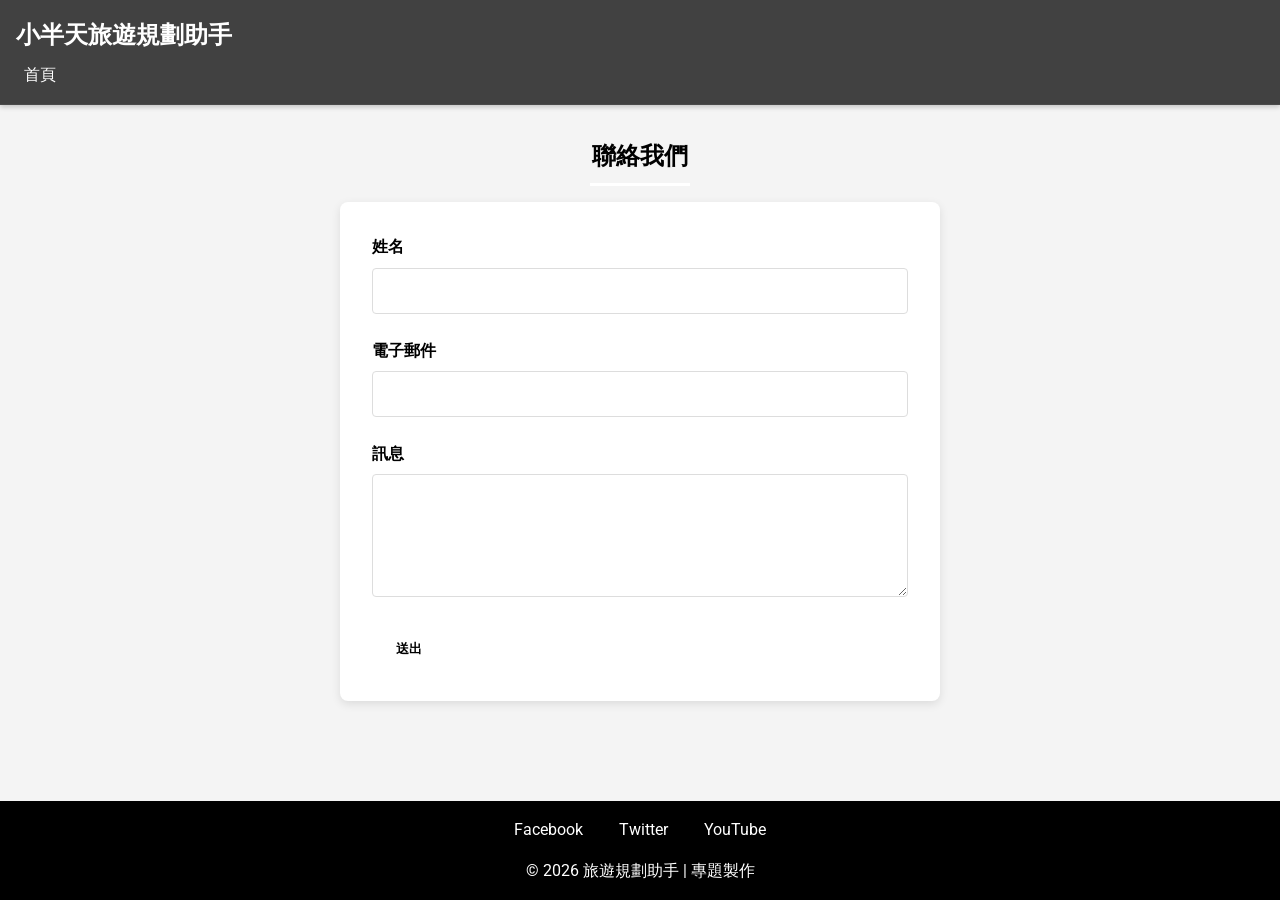
<file: contact.html>
<!DOCTYPE html>
<html lang="zh-TW">
<head>
    <meta charset="UTF-8">
    <meta name="viewport" content="width=device-width, initial-scale=1.0">
    <title>智慧旅遊規劃助手 - 聯絡我們</title>
    <link rel="stylesheet" href="styles.css">
    <link href="https://fonts.googleapis.com/css2?family=Roboto:wght@400;700&display=swap" rel="stylesheet">
</head>
<body>
    <header>
        <div class="logo">小半天旅遊規劃助手</div>
        <nav>
            <ul>
                <li><a href="index.html">首頁</a></li>
            </ul>
        </nav>
    </header>

    <main>
        <section class="content-section">
            <h2>聯絡我們</h2>
            <form class="contact-form" id="contact-form">
                <div class="form-group">
                    <label for="name">姓名</label>
                    <input type="text" id="name" name="name" required>
                </div>
                <div class="form-group">
                    <label for="email">電子郵件</label>
                    <input type="email" id="email" name="email" required>
                </div>
                <div class="form-group">
                    <label for="message">訊息</label>
                    <textarea id="message" name="message" rows="5" required></textarea>
                </div>
                <button type="submit" class="btn">送出</button>
            </form>
        </section>
    </main>

    <footer>
        <div class="footer-content">
            <div class="social-links">
                <a href="#">Facebook</a>
                <a href="#">Twitter</a>
                <a href="#">YouTube</a>
            </div>
            <p>&copy; 2026 旅遊規劃助手 | 專題製作</p>
        </div>
    </footer>

    <script src="script.js"></script>
</body>
</html>
</file>
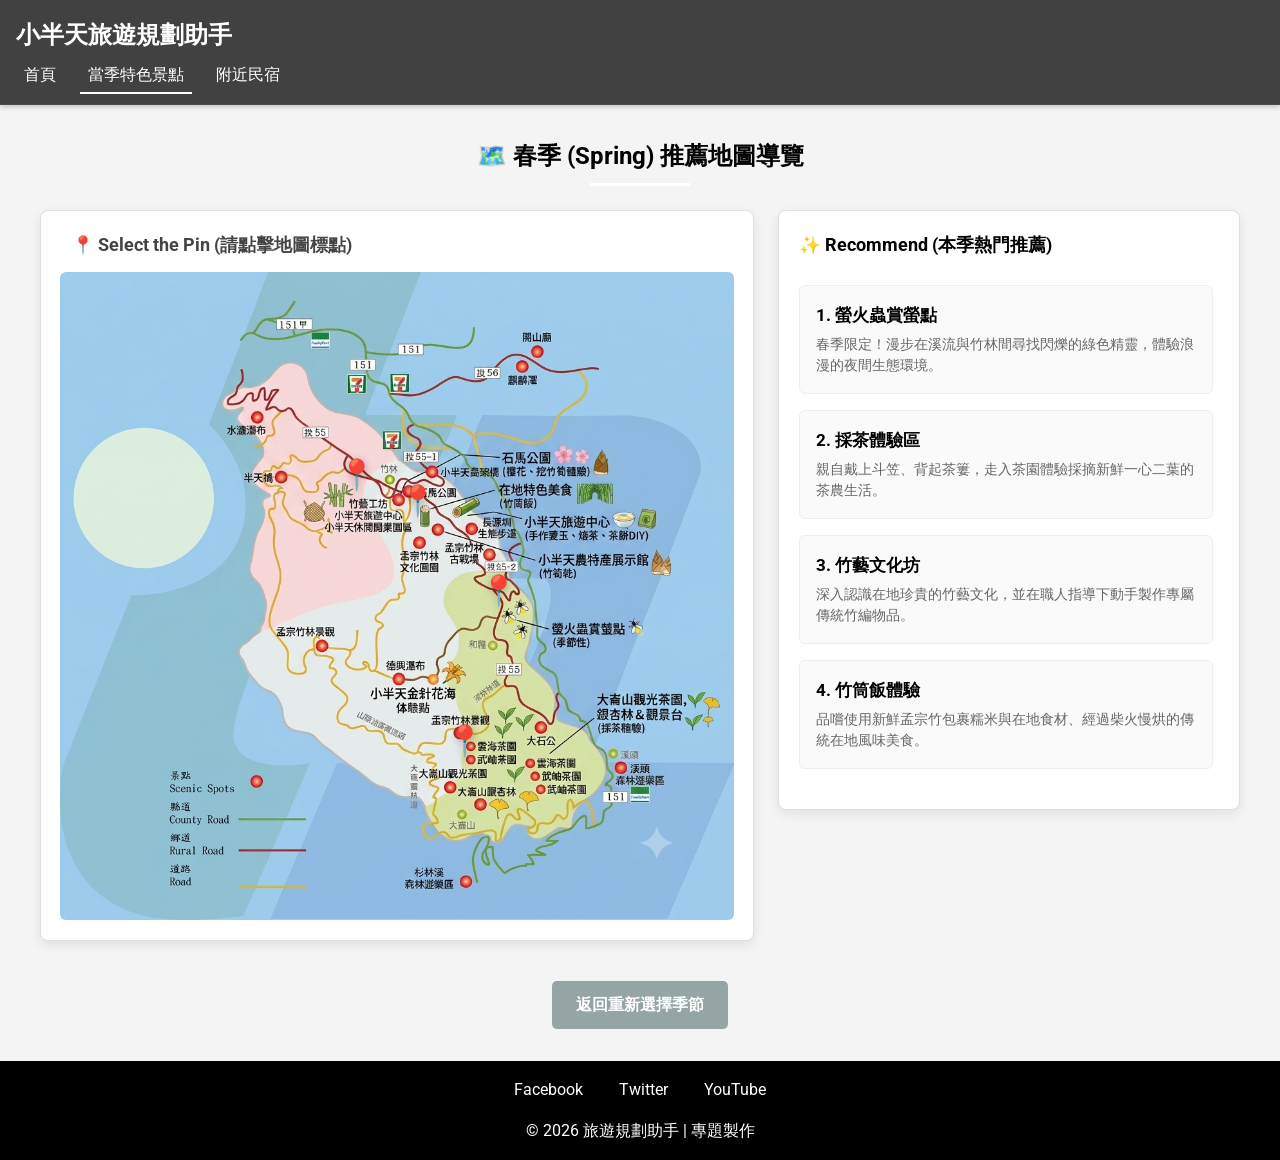
<file: map.html>
<!DOCTYPE html>
<html lang="zh-TW">
<head>
    <meta charset="UTF-8">
    <meta name="viewport" content="width=device-width, initial-scale=1.0">
    <title>智慧旅遊規劃助手 - 地圖導覽</title>
    <link rel="stylesheet" href="styles.css">
    <link href="https://fonts.googleapis.com/css2?family=Roboto:wght@400;700&display=swap" rel="stylesheet">
</head>
<body>
    <header>
        <div class="logo">小半天旅遊規劃助手</div>
        <nav>
            <ul>
                <li><a href="index.html">首頁</a></li>
                <li><a href="map.html" class="active">當季特色景點</a></li>
                <li><a href="recommend.html" class="active">附近民宿</a></li>
            </ul>
        </nav>
    </header>

    <main>
        <section class="content-section">
            <h2>🗺️ <span id="current-season">各季節</span> 推薦地圖導覽</h2>
            
            <div class="map-explore-container">
                
                <div class="map-interactive-wrapper">
                    <div class="map-title-hint">📍 Select the Pin (請點擊地圖標點)</div>
                    <div class="map-image-container" id="map-image-container">
                        <img src="image_d1e001.png" alt="小半天導覽地圖" id="base-map-img">
                        <div id="pins-loading-placeholder" style="position:absolute; top:50%; left:50%; transform:translate(-50%,-50%); color:#666;">地圖載入中...</div>
                    </div>
                </div>

                <div class="spots-sidebar">
                    <div class="sidebar-title">✨ Recommend (本季熱門推薦)</div>
                    <div class="sidebar-list" id="sidebar-list">
                        </div>
                </div>

            </div>

            <div style="text-align: center; margin-top: 2rem;">
                <a href="index.html" class="btn btn-secondary">返回重新選擇季節</a>
            </div>
        </section>
    </main>

    <footer>
        <div class="footer-content">
            <div class="social-links">
                <a href="#">Facebook</a>
                <a href="#">Twitter</a>
                <a href="#">YouTube</a>
            </div>
            <p>&copy; 2026 旅遊規劃助手 | 專題製作</p>
        </div>
    </footer>

    <script src="script.js"></script>
</body>
</html>
</file>
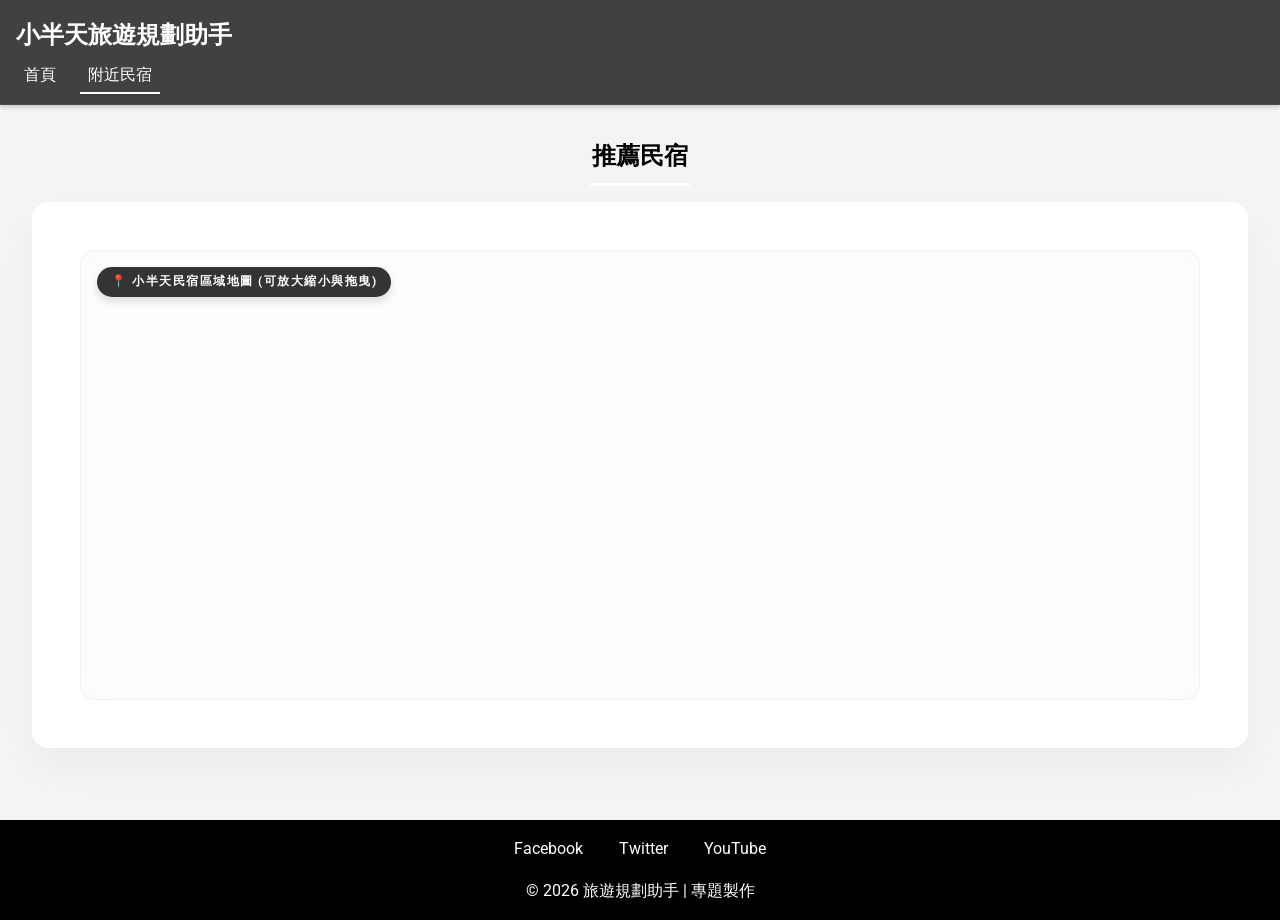
<file: recommend.html>
<!DOCTYPE html>
<html lang="zh-TW">
<head>
    <meta charset="UTF-8">
    <meta name="viewport" content="width=device-width, initial-scale=1.0">
    <title>智慧旅遊規劃助手 - 住宿推薦</title>
    <link rel="stylesheet" href="styles.css">
    <link href="https://fonts.googleapis.com/css2?family=Roboto:wght@400;700&display=swap" rel="stylesheet">
</head>
<body>
    <header>
        <div class="logo">小半天旅遊規劃助手</div>
        <nav>
            <ul>
                <li><a href="index.html">首頁</a></li>
                <li><a href="recommend.html" class="active">附近民宿</a></li>
            </ul>
        </nav>
    </header>

    <main>
        <section class="content-section">
            <h2>推薦民宿</h2>
            <div class="map-dashboard-container" style="margin-bottom: 2.5rem;">
                <!-- 左側：Google 地圖嵌入區 -->
                <div class="interactive-map-wrapper" style="min-height: 450px;">
                    <div class="map-title-tag">📍 小半天民宿區域地圖 (可放大縮小與拖曳)</div>
                    <!-- 使用 Google Maps 官方 Embed 搜尋，動態抓取小半天所有民宿 -->
                    <iframe 
                        src="https://maps.google.com/maps?q=南投鹿谷小半天%20民宿&t=&z=15&ie=UTF8&iwloc=&output=embed" 
                        width="100%" 
                        height="100%" 
                        style="border:0; position: absolute; top:0; left:0;" 
                        allowfullscreen="" 
                        loading="lazy">
                    </iframe>
                </div>
            </div>
        </section>
    </main>

    <footer>
        <div class="footer-content">
            <div class="social-links">
                <a href="#">Facebook</a>
                <a href="#">Twitter</a>
                <a href="#">YouTube</a>
            </div>
            <p>&copy; 2026 旅遊規劃助手 | 專題製作</p>
        </div>
    </footer>

    <script src="script.js"></script>
</body>
</html>
</file>
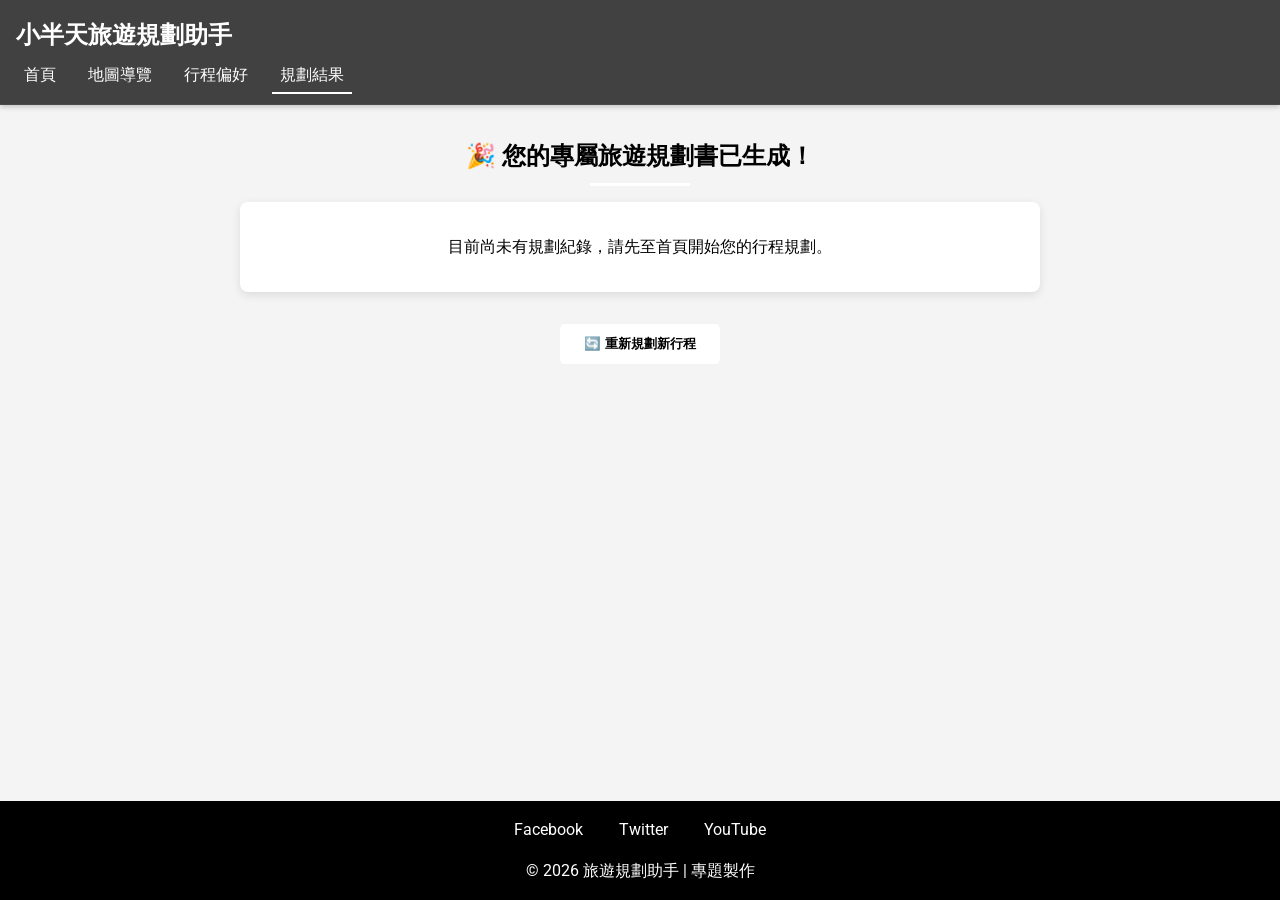
<file: result.html>
<!DOCTYPE html>
<html lang="zh-TW">
<head>
    <meta charset="UTF-8">
    <meta name="viewport" content="width=device-width, initial-scale=1.0">
    <title>智慧旅遊規劃助手 - 規劃結果</title>
    <link rel="stylesheet" href="styles.css">
    <link href="https://fonts.googleapis.com/css2?family=Roboto:wght@400;700&display=swap" rel="stylesheet">
</head>
<body>
    <header>
        <div class="logo">小半天旅遊規劃助手</div>
        <nav>
            <ul>
                <li><a href="index.html">首頁</a></li>
                <li><a href="map.html">地圖導覽</a></li>
                <li><a href="recommend.html">行程偏好</a></li>
                <li><a href="result.html" class="active">規劃結果</a></li>
            </ul>
        </nav>
    </header>

    <main>
        <section class="content-section">
            <h2>🎉 您的專屬旅遊規劃書已生成！</h2>
            
            <div id="result-card" class="intro-section" style="border-left: 5px solid var(--accent-yellow); display: none;">
                <h3 style="color: var(--primary-dark); margin-bottom: 1rem;">📋 行程概要清單</h3>
                <p style="margin-bottom: 0.5rem;"><b>預計出發季節：</b> <span id="res-season">-</span></p>
                <p style="margin-bottom: 0.5rem;"><b>目的地主景點：</b> <span id="res-spot">-</span></p>
                <p style="margin-bottom: 0.5rem;"><b>下榻飯店選擇：</b> <span id="res-hotel">-</span></p>
                <p style="margin-bottom: 0.5rem;"><b>規劃交通安排：</b> <span id="res-transport">-</span></p>
                <p style="margin-bottom: 0.5rem;"><b>每日路線風格：</b> <span id="res-route">-</span></p>
            </div>

            <div id="no-data-alert" class="intro-section" style="text-align: center;">
                <p>目前尚未有規劃紀錄，請先至首頁開始您的行程規劃。</p>
            </div>

            <div style="text-align: center; margin-top: 2rem;">
                <button id="btn-restart" class="btn">🔄 重新規劃新行程</button>
            </div>
        </section>
    </main>

    <footer>
        <div class="footer-content">
            <div class="social-links">
                <a href="#">Facebook</a>
                <a href="#">Twitter</a>
                <a href="#">YouTube</a>
            </div>
            <p>&copy; 2026 旅遊規劃助手 | 專題製作</p>
        </div>
    </footer>

    <script src="script.js"></script>
</body>
</html>
</file>
<file: styles.css>
/* 全局樣式 */
* {
    margin: 0;
    padding: 0;
    box-sizing: border-box;
}

body {
    font-family: 'Roboto', sans-serif;
    line-height: 1.6;
    /* 將原本的 color: #333 改為較深的對比色，確保閱讀清晰 */
    color: var(--primary-dark); 
    /* 將原本的 background-color: #f4f4f4 改為呼叫變數 */
    background-color: var(--primary-light); 
    min-height: 100vh;
    display: flex;
    flex-direction: column;
}

/* 主色調: 黑灰＋亮黃色 */
:root {
    --primary-dark: #000000;
    --primary-light: #f4f4f4;
    --accent-yellow: #ffffff;
    --accent-silver: #C0C0C0;
    --accent-red: #FF0000;
}

/* 頁首樣式 */
header {
    background-color: var(--primary-dark);
    color: white;
    padding: 1rem;
    position: sticky;
    top: 0;
    z-index: 100;
    box-shadow: 0 2px 5px rgba(0, 0, 0, 0.2);
}

.logo {
    font-size: 1.5rem;
    font-weight: bold;
    color: var(--accent-yellow);
    margin-bottom: 0.5rem;
}

nav ul {
    display: flex;
    list-style: none;
}

nav ul li {
    margin-right: 1rem;
}

nav ul li a {
    color: white;
    text-decoration: none;
    padding: 0.5rem;
    transition: all 0.3s;
}

nav ul li a:hover {
    color: var(--accent-yellow);
}

nav ul li a.active {
    color: var(--accent-yellow);
    border-bottom: 2px solid var(--accent-yellow);
}

/* 主內容區 */
main {
    flex: 1;
    padding:  0;
}

/* 英雄區域 */
.hero {
    background: linear-gradient(rgba(0, 0, 0, 0.6), rgba(0, 0, 0, 0.6)), 
                url('首頁照片.jpg') no-repeat center center/cover;
    height: 35vh;
    display: flex;
    align-items: center;
    justify-content: center;
    text-align: center;
    color: white;
    margin-bottom: 0.5rem;
}

.hero-content h1 {
    font-size: 2.5rem;
    margin-bottom: 1rem;
}

.hero-content p {
    font-size: 1.2rem;
}

/* 按鈕樣式 */
.btn {
    display: inline-block;
    background-color: var(--accent-yellow);
    color: var(--primary-dark);
    padding: 0.7rem 1.5rem;
    text-decoration: none;
    border-radius: 5px;
    font-weight: bold;
    transition: all 0.3s;
    border: none;
    cursor: pointer;
}

.btn:hover {
    background-color: var(--accent-red);
    color: white;
    transform: translateY(-3px);
}

.btn-secondary {
    background-color: #95a5a6;
    color: white;
}
.btn-secondary:hover {
    background-color: #7f8c8d;
}

/* 內容區域 */
.content-section {
    padding: 2rem ;
    max-width: 1700px;
    margin: auto;
}

.content-section h2 {
    text-align: center;
    margin-bottom: 1rem;
    color: var(--primary-dark);
    position: relative;
}

.content-section h2::after {
    content: '';
    display: block;
    width: 100px;
    height: 3px;
    background-color: var(--accent-yellow);
    margin: 0.5rem auto;
}

.content-grid {
    display: grid;
    grid-template-columns: repeat(auto-fit, minmax(280px, 1fr));
    gap: 2rem;
}

.card {
    background-color: white;
    border-radius: 8px;
    padding: 1.5rem;
    box-shadow: 0 3px 10px rgba(0, 0, 0, 0.1);
    transition: transform 0.3s, box-shadow 0.3s;
    cursor: pointer;
}

.card:hover {
    transform: translateY(-5px);
    box-shadow: 0 5px 15px rgba(0, 0, 0, 0.2);
    border: 1px solid var(--accent-yellow);
}

.card h3 {
    color: var(--primary-dark);
    margin-bottom: 1rem;
}

/* 模擬地圖區塊 */
.mock-map {
    background: #e0f2fe;
    height: 250px;
    display: flex;
    align-items: center;
    justify-content: center;
    border: 2px dashed #7dd3fc;
    margin-bottom: 2.5rem;
    border-radius: 8px;
    color: #0369a1;
    font-weight: bold;
}

/* 介紹與結果顯示區域 */
.intro-section {
    max-width: 800px;
    margin: 0 auto;
    padding: 2rem;
    background-color: white;
    border-radius: 8px;
    box-shadow: 0 3px 10px rgba(0, 0, 0, 0.1);
    margin-bottom: 2rem;
}

/* 聯絡表單與下拉選單 */
.contact-form {
    max-width: 600px;
    margin: 0 auto;
    background-color: white;
    padding: 2rem;
    border-radius: 8px;
    box-shadow: 0 3px 10px rgba(0, 0, 0, 0.1);
}

.form-group {
    margin-bottom: 1.5rem;
}

.form-group label {
    display: block;
    margin-bottom: 0.5rem;
    font-weight: bold;
}

.form-group input, .form-group textarea, .form-group select {
    width: 100%;
    padding: 0.8rem;
    border: 1px solid #ddd;
    border-radius: 4px;
    font-size: 1rem;
}

/* 頁尾樣式 */
footer {
    background-color: var(--primary-dark);
    color: white;
    text-align: center;
    padding: 1rem;
    margin-top: auto;
}

.footer-content {
    max-width: 1200px;
    margin: 0 auto;
}

.social-links {
    margin-bottom: 1rem;
}

.social-links a {
    color: white;
    margin: 0 1rem;
    text-decoration: none;
    transition: color 0.3s;
}

.social-links a:hover {
    color: var(--accent-yellow);
}

/* 響應式設計 */
@media (max-width: 768px) {
    nav ul {
        flex-direction: column;
    }

    nav ul li {
        margin-bottom: 0.5rem;
        margin-right: 0;
    }

    .hero-content h1 {
        font-size: 2rem;
    }

    .content-grid {
        grid-template-columns: 1fr;
    }
}
/* ==========================================
   互動式地圖與側邊欄排版 (對應手稿設計)
   ========================================== */
.map-explore-container {
    display: flex;
    gap: 1.5rem;
    margin: 1.5rem auto 2.5rem auto;
    max-width: 1200px;
    align-items: stretch;
}

/* 左側地圖包裝層 */
.map-interactive-wrapper {
    flex: 1.6;
    background-color: white;
    border-radius: 8px;
    padding: 1.2rem;
    box-shadow: 0 4px 12px rgba(0, 0, 0, 0.08);
    border: 1px solid #e0e0e0;
}

.map-title-hint {
    font-size: 1.1rem;
    font-weight: bold;
    color: #444;
    margin-bottom: 0.8rem;
    border-left: 4px solid var(--accent-yellow);
    padding-left: 8px;
}

/* 地圖容器（設定相對定位，讓大頭針能精準依百分比定位） */
.map-image-container {
    position: relative;
    width: 100%;
    border-radius: 6px;
    overflow: hidden;
    background-color: #e5e7eb;
}

.map-image-container img {
    width: 100%;
    height: auto;
    display: block;
}

/* 右側側邊推薦欄 */
.spots-sidebar {
    flex: 1;
    background-color: white;
    border-radius: 8px;
    padding: 1.2rem;
    box-shadow: 0 4px 12px rgba(0, 0, 0, 0.08);
    border: 1px solid #e0e0e0;
    display: flex;
    flex-direction: column;
    max-height: 600px; /* 限制高度，使其在內容多時可滾動 */
}

.sidebar-title {
    font-size: 1.1rem;
    font-weight: bold;
    color: var(--primary-dark);
    margin-bottom: 1rem;
    padding-bottom: 0.5rem;
    border-bottom: 2px solid var(--accent-yellow);
}

.sidebar-list {
    display: flex;
    flex-direction: column;
    gap: 1rem;
    overflow-y: auto;
    padding-right: 0.4rem;
}

/* 側邊清單滾動條美化 */
.sidebar-list::-webkit-scrollbar {
    width: 6px;
}
.sidebar-list::-webkit-scrollbar-track {
    background: #f1f1f1;
    border-radius: 4px;
}
.sidebar-list::-webkit-scrollbar-thumb {
    background: #ccc;
    border-radius: 4px;
}
.sidebar-list::-webkit-scrollbar-thumb:hover {
    background: #aaa;
}

/* 側邊景點卡片 */
.sidebar-spot-card {
    background-color: #fafafa;
    border: 1px solid #eee;
    border-radius: 6px;
    padding: 1rem;
    cursor: pointer;
    transition: all 0.25s ease;
}

/* 懸停或連動高亮時的視覺效果 */
.sidebar-spot-card:hover, 
.sidebar-spot-card.highlighted {
    background-color: #fffdf0;
    border-color: var(--accent-yellow);
    transform: translateX(4px);
    box-shadow: 0 3px 8px rgba(255, 215, 0, 0.15);
}

.sidebar-spot-card h4 {
    color: var(--primary-dark);
    margin-bottom: 0.4rem;
    font-size: 1.05rem;
}

.sidebar-spot-card p {
    font-size: 0.9rem;
    color: #666;
    line-height: 1.45;
}

/* 地圖大頭針標點 (Pins) */
.map-pin-wrapper {
    position: absolute;
    transform: translate(-50%, -100%); /* 精準定位：讓圖示底部尖端對齊坐標 */
    cursor: pointer;
    z-index: 10;
    transition: all 0.2s ease;
}

.pin-icon {
    font-size: 30px;
    filter: drop-shadow(0px 2px 4px rgba(0,0,0,0.3));
    transition: transform 0.2s ease;
    display: inline-block;
}

/* 標點啟動或連動高亮 */
.map-pin-wrapper:hover .pin-icon, 
.map-pin-wrapper.highlighted .pin-icon {
    transform: scale(1.3) translateY(-3px);
    filter: drop-shadow(0px 4px 8px rgba(255, 0, 0, 0.5));
}

/* 大頭針文字浮動提示 (Tooltip) */
.pin-tooltip {
    position: absolute;
    bottom: 110%;
    left: 50%;
    transform: translateX(-50%);
    background-color: rgba(34, 34, 34, 0.9);
    color: white;
    padding: 4px 8px;
    border-radius: 4px;
    font-size: 0.8rem;
    font-weight: bold;
    white-space: nowrap;
    pointer-events: none;
    opacity: 0;
    transition: opacity 0.2s ease, bottom 0.2s ease;
    box-shadow: 0 2px 6px rgba(0,0,0,0.3);
    z-index: 100;
}

.pin-tooltip::after {
    content: '';
    position: absolute;
    top: 100%;
    left: 50%;
    transform: translateX(-50%);
    border-width: 5px;
    border-style: solid;
    border-color: rgba(34, 34, 34, 0.9) transparent transparent transparent;
}

/* 懸停時秀出文字提示 */
.map-pin-wrapper:hover .pin-tooltip, 
.map-pin-wrapper.highlighted .pin-tooltip {
    opacity: 1;
    bottom: 120%;
}

/* RWD 響應式：手機板自動轉為上下排列 */
@media (max-width: 992px) {
    .map-explore-container {
        flex-direction: column;
    }
    .spots-sidebar {
        max-height: none;
    }
}
/* ==========================================
   保時捷 Premium 風格升級：互動地圖與側邊欄
   ========================================== */

/* 頂部導覽列升級：引入保時捷愛用的高級半透明毛玻璃 (Glassmorphism) */
header {
    background-color: rgba(34, 34, 34, 0.8) !important;
    backdrop-filter: blur(12px); /* 讓背景模糊，極具現代科技感 */
    position: sticky;
    top: 0;
    z-index: 1000;
}

/* 雙欄主容器佈局 */
.map-dashboard-container {
    display: grid;
    grid-template-columns: 1.8fr 1.2fr; /* 左地圖寬，右推薦欄窄 */
    gap: 2rem;
    background: #ffffff;
    padding: 1.5rem;
    border-radius: 16px;
    box-shadow: 0 10px 30px rgba(0,0,0,0.05);
}

/* 地圖包覆區 (相對定位基準) */
.interactive-map-wrapper {
    position: relative;
    border-radius: 12px;
    overflow: hidden;
    background: #f8fafc;
    border: 1px solid #e2e8f0;
}

.map-title-tag {
    position: absolute;
    top: 15px;
    left: 15px;
    background: rgba(0, 0, 0, 0.7);
    color: #fff;
    padding: 4px 12px;
    border-radius: 20px;
    font-size: 0.85rem;
    letter-spacing: 1px;
    z-index: 10;
}

.responsive-map-img {
    width: 100%;
    height: auto;
    display: block;
}

/* 大頭針動畫與樣式 */
.map-pin {
    position: absolute;
    font-size: 2rem;
    cursor: pointer;
    z-index: 20;
    transform: translate(-50%, -100%); /* 精準對齊腳尖 */
    transition: all 0.3s cubic-bezier(0.25, 0.8, 0.25, 1);
    filter: drop-shadow(0 4px 6px rgba(0,0,0,0.3));
}

/* 仿保時捷的高光/懸停微互動 (Micro-interaction) */
.map-pin:hover {
    transform: translate(-50%, -115%) scale(1.3); /* 懸停時優雅往上彈一下並放大 */
    filter: drop-shadow(0 8px 12px rgba(255, 0, 0, 0.5)) saturate(1.5);
}

/* 側邊推薦欄樣式 */
.recommend-sidebar {
    display: flex;
    flex-direction: column;
    background: #fafafa;
    border-radius: 12px;
    padding: 1.5rem;
    border: 1px solid #eaeaea;
}

.recommend-sidebar h3 {
    font-size: 1.25rem;
    margin-bottom: 1.5rem;
    color: var(--primary-dark);
    text-transform: uppercase;
    letter-spacing: 1px;
    border-left: 4px solid var(--accent-yellow);
    padding-left: 10px;
}

/* 推薦項目卡片 */
.recommend-item {
    background: #ffffff;
    padding: 1.2rem;
    border-radius: 8px;
    margin-bottom: 1rem;
    border: 1px solid #e1e1e1;
    cursor: pointer;
    /* 保時捷般的平滑過渡，拒絕突兀的切換 */
    transition: all 0.4s cubic-bezier(0.16, 1, 0.3, 1); 
}

/* 懸停與動態被點選（Active）的頂級質感表現 */
.recommend-item:hover, .recommend-item.active {
    background: var(--primary-dark);
    color: #ffffff;
    border-color: var(--primary-dark);
    transform: translateX(5px); /* 輕微向右平移，指引感極強 */
    box-shadow: 0 5px 15px rgba(0, 0, 0, 0.15);
}

.recommend-item:hover h4, .recommend-item.active h4 {
    color: var(--accent-yellow);
}

.recommend-item p {
    font-size: 0.9rem;
    margin-top: 0.5rem;
    color: #666;
    transition: color 0.3s;
}
.recommend-item:hover p, .recommend-item.active p {
    color: #ccc;
}

/* 響應式：手機版自動切換回上下單欄，不破版 */
@media (max-width: 900px) {
    .map-dashboard-container {
        grid-template-columns: 1fr;
    }
}

/* 1. 頂部導覽列：導入大廠最愛用的超高級磨砂玻璃質感 (Glassmorphism) */
header {
    background-color: rgba(34, 34, 34, 0.85) !important;
    backdrop-filter: blur(15px); /* 背景高斯模糊 */
    -webkit-backdrop-filter: blur(15px);
    position: sticky;
    top: 0;
    z-index: 1000;
    border-bottom: 1px solid rgba(255, 255, 255, 0.05);
}

/* 2. 地圖儀表板主容器 */
.map-dashboard-container {
    display: grid;
    grid-template-columns: 1fr; /* 黃金雙欄比例：左地圖、右側欄 */
    gap: 0;
    background: #ffffff;
    padding: 3rem;
    border-radius: 16px;
    box-shadow: 0 20px 40px rgba(0, 0, 0, 0.04);
    margin-top: 1rem;
}

/* 3. 地圖包覆區 (精確定位點基準) */
.interactive-map-wrapper {
    position: relative;
    border-radius: 14px;
    overflow: hidden;
    background: #fdfdfd;
    border: 1px solid #eef2f6;
    box-shadow: inset 0 0 20px rgba(0,0,0,0.02);
}

.map-title-tag {
    position: absolute;
    top: 16px;
    left: 16px;
    background: rgba(17, 17, 17, 0.85);
    color: var(--accent-yellow);
    padding: 5px 14px;
    border-radius: 30px;
    font-size: 0.75rem;
    font-weight: 700;
    letter-spacing: 1.5px;
    z-index: 10;
    box-shadow: 0 4px 10px rgba(0,0,0,0.15);
}

.responsive-map-img {
    width: 100%;
    height: auto;
    display: block;
    transition: transform 0.6s cubic-bezier(0.16, 1, 0.3, 1);
}

/* 4. 大頭針奢華微互動 (Micro-interactions) */
.map-pin {
    position: absolute;
    font-size: 2.2rem;
    cursor: pointer;
    z-index: 20;
    transform: translate(-50%, -100%); /* 尖端完美對齊百分比座標點 */
    /* 仿超跑油門般的平滑過渡曲線 */
    transition: all 0.4s cubic-bezier(0.175, 0.885, 0.32, 1.275); 
    filter: drop-shadow(0 6px 8px rgba(0,0,0,0.25));
}

/* 懸停時優雅往上彈跳、放大並強化飽和度 */
.map-pin:hover {
    transform: translate(-50%, -118%) scale(1.35);
    filter: drop-shadow(0 12px 16px rgba(255, 215, 0, 0.6)) saturate(1.3);
}

/* 5. 右側推薦景點側邊欄 */
.recommend-sidebar {
    display: flex;
    flex-direction: column;
    background: #fbfbfd;
    border-radius: 14px;
    padding: 1.6rem;
    border: 1px solid #f0f0f2;
    max-height: 650px; /* 限制高度防止無限延伸 */
}

.recommend-sidebar h3 {
    font-size: 1.15rem;
    margin-bottom: 1.2rem;
    color: var(--primary-dark);
    text-transform: uppercase;
    letter-spacing: 1.5px;
    border-left: 4px solid var(--accent-yellow);
    padding-left: 12px;
    font-weight: 700;
}

.recommend-list {
    overflow-y: auto; /* 景點過多時自動允許內部垂直滾動 */
    padding-right: 4px;
}

/* 自訂高質感側邊欄滾動條 */
.recommend-list::-webkit-scrollbar {
    width: 5px;
}
.recommend-list::-webkit-scrollbar-thumb {
    background: #e2e2e7;
    border-radius: 10px;
}

/* 6. 推薦景點精緻卡片 */
.recommend-item {
    background: #ffffff;
    padding: 1.25rem;
    border-radius: 10px;
    margin-bottom: 1rem;
    border: 1px solid #e9e9ee;
    cursor: pointer;
    /* 保時捷高階動畫工藝：完美拒絕突兀的色彩切換 */
    transition: all 0.45s cubic-bezier(0.16, 1, 0.3, 1);
}

/* 卡片懸停與被點擊啟用（Active）時的頂級視覺擴展 */
.recommend-item:hover, .recommend-item.active {
    background: var(--primary-dark) !important;
    color: #ffffff !important;
    border-color: var(--primary-dark);
    transform: translateX(6px); /* 輕盈向右遞進，創造極佳的引導感 */
    box-shadow: 0 10px 20px rgba(0, 0, 0, 0.08);
}

.recommend-item h4 {
    font-size: 1.05rem;
    color: #1d1d1f;
    transition: color 0.3s;
}
.recommend-item:hover h4, .recommend-item.active h4 {
    color: var(--accent-yellow) !important;
}

.recommend-item p {
    font-size: 0.88rem;
    margin-top: 0.5rem;
    color: #6e6e73;
    line-height: 1.5;
    transition: color 0.3s;
}
.recommend-item:hover p, .recommend-item.active p {
    color: #d2d2d7 !important;
}

/* 7. 行動裝置響應式斷點 (RWD) */
@media (max-width: 960px) {
    .map-dashboard-container {
        grid-template-columns: 1fr; /* 平板手機上自動還原為上下滿版，防擠壓 */
        gap: 1.5rem;
    }
    .recommend-sidebar {
        max-height: none;
    }
}
/* ==========================================================================
   🎋 跑馬燈季節卡片高級工藝控制
   ========================================================================== */

/* 1. 卡片主容器：設定固定高度並裁切溢出圖片 */
.season-card {
    position: relative;
    height: 240px; /* 您可以根據版面需求微調高度 */
    overflow: hidden;
    border-radius: 14px;
    background-color: #1a1a1a;
    border: 1px solid rgba(255, 255, 255, 0.08);
    cursor: pointer;
    /* 繼承您原有的保時捷順滑過渡動效 */
    transition: transform 0.45s cubic-bezier(0.16, 1, 0.3, 1), box-shadow 0.45s cubic-bezier(0.16, 1, 0.3, 1) !important;
}

/* 懸停卡片時的微幅升起與發光效果 */
.season-card:hover {
    transform: translateY(-6px) scale(1.015);
    box-shadow: 0 16px 32px rgba(0, 0, 0, 0.35);
}

/* 2. 左上角季節玻璃帷幕標籤 */
.season-badge {
    position: absolute;
    top: 1.25rem;
    left: 1.25rem;
    z-index: 10; /* 確保浮在模糊背景之上 */
    background: rgba(0, 0, 0, 0.55);
    backdrop-filter: blur(10px);
    -webkit-backdrop-filter: blur(10px);
    color: #ffffff;
    padding: 0.5rem 1.1rem;
    border-radius: 30px;
    font-size: 1.05rem;
    font-weight: bold;
    letter-spacing: 0.5px;
    border: 1px solid rgba(255, 255, 255, 0.15);
    pointer-events: none; /* 讓點擊事件可以穿透標籤觸發卡片點擊 */
}

/* 3. 跑馬燈容器：處理「模糊」與「調暗」 */
.marquee-container {
    position: absolute;
    top: 0;
    left: 0;
    width: 100%;
    height: 100%;
    z-index: 1;
    /* 核心特效：高斯模糊 6px + 降低亮度至 60% 確保左上角白字清晰 readable */
    filter: blur(6px) brightness(0.6);
    /* 重要技巧：將內容稍微放大 1.15 倍，完美消除邊緣因高斯模糊產生的白邊與毛邊 */
    transform: scale(1.15);
    transition: filter 0.4s ease;
}

/* 當滑鼠懸停時，背景自動變清晰一點點，創造驚艷的互動感 */
.season-card:hover .marquee-container {
    filter: blur(2px) brightness(0.7);
}

/* ==========================================================================
   📸 季節卡片：純 CSS 相片淡入淡出輪播控制
   ========================================================================== */

/* 1. 跑馬燈容器：調低模糊度、調整亮度 */
.marquee-container {
    position: absolute;
    top: 0;
    left: 0;
    width: 100%;
    height: 100%;
    z-index: 1;
    
    /* ✨ 關鍵修改：降低模糊度至 2px（原為 6px） */
    /* 同時將亮度稍微調暗至 0.5，確保左上角的白色季節標籤依然清晰、好閱讀 */
    filter: blur(2px) brightness(0.5); 
    
    /* 因為模糊度變小了，邊緣白邊變少，防禦性放大調整為 1.05 倍即可 */
    transform: scale(1.05); 
    transition: filter 0.4s ease;
}

/* 滑鼠懸停時，照片變得更清晰 (模糊歸零) */
.season-card:hover .marquee-container {
    filter: blur(0px) brightness(0.6);
}

/* 2. 照片疊加與動畫初始化 */
.marquee-container img {
    position: absolute; /* ✨ 讓所有照片絕對定位，重疊在同一個位子上 */
    top: 0;
    left: 0;
    width: 100% !important;
    height: 100% !important;
    object-fit: cover !important;
    
    opacity: 0; /* 預設先隱藏 */
    animation: imageFade 12s linear infinite; /* 執行 12 秒的循環淡入淡出動畫 */
}

/* 3. 設定每張照片的出场時差 (以 3 張照片、總長 12 秒為例) */
.marquee-container img:nth-child(1) {
    animation-delay: 0s;
}
.marquee-container img:nth-child(2) {
    animation-delay: 4s; /* 4秒後第二張登場 */
}
.marquee-container img:nth-child(3) {
    animation-delay: 8s; /* 8秒後第三張登場 */
}

/* 4. 淡入淡出核心動畫 */
@keyframes imageFade {
    0% {
        opacity: 0;
    }
    8% {
        opacity: 1; /* 快速淡入 */
    }
    33% {
        opacity: 1; /* 停留顯示 */
    }
    41% {
        opacity: 0; /* 溫柔淡出 */
    }
    100% {
        opacity: 0;
    }
}
/* ==========================================================================
   🔒 強制鎖定 2x2 四季矩陣（不隨螢幕大小變動）
   ========================================================================== */
.season-grid {
    display: grid !important;
    /* 強制設定為 2 欄，每欄各佔 50% 寬度 (1fr) */
    grid-template-columns: repeat(2, 1fr) !important; 
    /* 強制設定為 2 列 */
    grid-template-rows: repeat(2, 1fr) !important;
    
    gap: 1.25rem !important; /* 四個網格之間的間距，可自行調整 */
    width: 100% !important;
    max-width: 1200px; /* 限制網頁最大寬度，避免在大螢幕上拉得太寬 */
    margin: 0 auto; /* 讓整個大區塊在網頁居中 */
}

/* 配合 2x2 嚴格網格，微調卡片高度適應性 */
.season-card {
    height: 200px !important; /* 固定每張卡片高度，確保不論寬度如何，上下都一樣高 */
}

/* 為了防止跑馬燈圖片在 narrow 螢幕（如手機）上擠壓變形，確保縮圖完美填滿 */
.marquee-track img {
    height: 100% !important;
    object-fit: cover !important;
}

/* ==========================================================================
   ⚠️ 重要：防禦性程式碼（防止舊的行動裝置響應式設定把網格打散）
   ========================================================================== */
@media (max-width: 768px) {
    /* 強制在手機板也必須維持 2 欄，拒絕變成單欄垂直排列 */
    .season-grid {
        grid-template-columns: repeat(2, 1fr) !important;
    }
    
    /* 手機螢幕較小，稍微縮小字體與卡片高度，避免畫面太擠 */
    .season-card {
        height: 140px !important; 
    }
    .season-badge {
        font-size: 0.85rem !important;
        padding: 0.3rem 0.7rem !important;
        top: 0.75rem !important;
        left: 0.75rem !important;
    }
}
</file>
